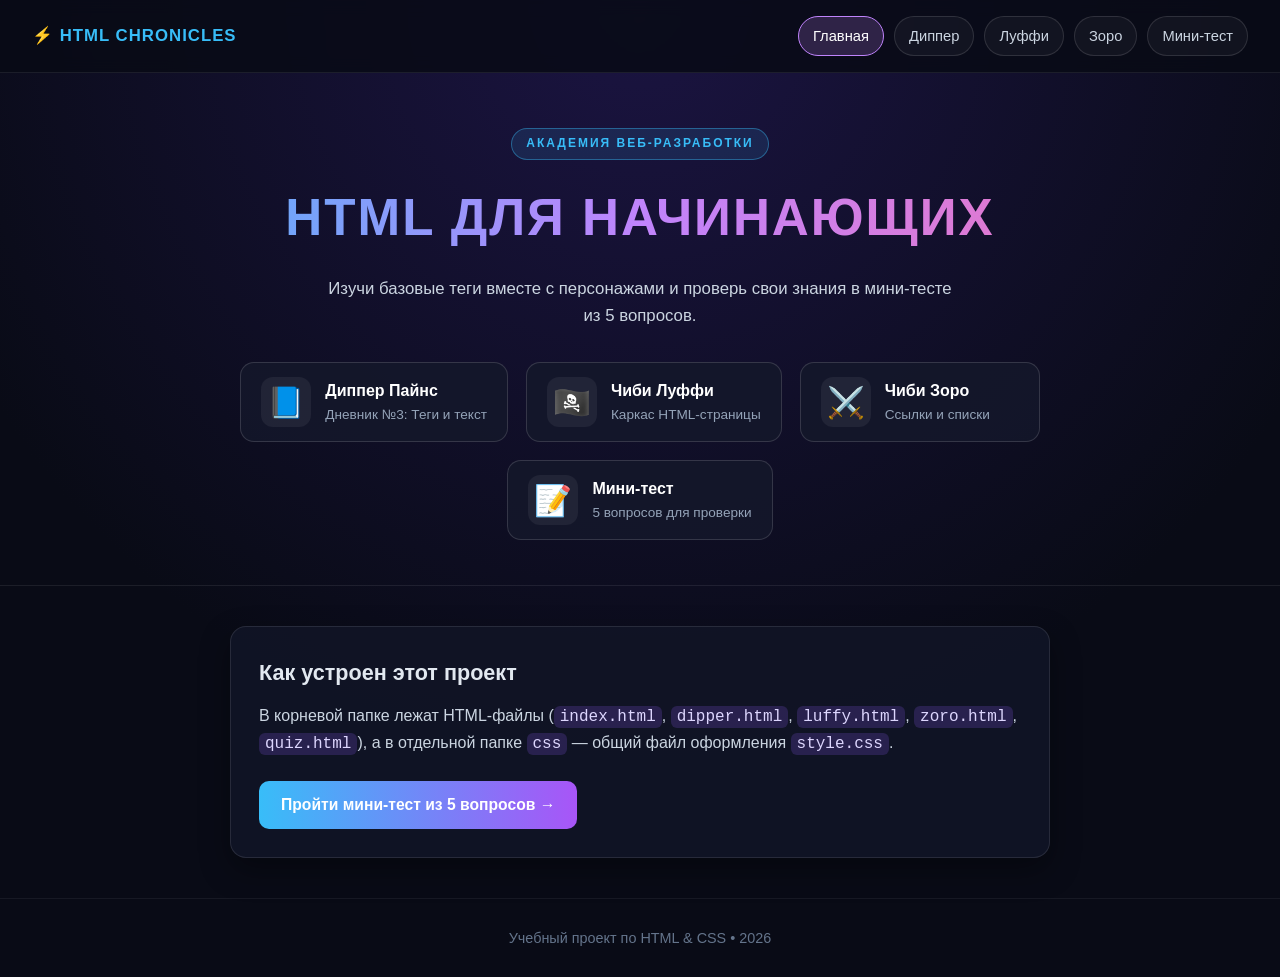
<file: index.html>
<!DOCTYPE html>
<html lang="ru">
<head>
    <meta charset="UTF-8">
    <meta name="viewport" content="width=device-width, initial-scale=1.0">
    <title>Хроники HTML: Путь Новичка</title>
    <link rel="stylesheet" href="css/style.css">
</head>
<body>

    <div class="topbar">
        <a href="index.html" class="brand">⚡ HTML CHRONICLES</a>
        <nav class="top-nav" aria-label="Главное меню">
            <a href="index.html" class="active">Главная</a>
            <a href="dipper.html">Диппер</a>
            <a href="luffy.html">Луффи</a>
            <a href="zoro.html">Зоро</a>
            <a href="quiz.html">Мини-тест</a>
        </nav>
    </div>

    <header class="hero">
        <p class="badge">АКАДЕМИЯ ВЕБ-РАЗРАБОТКИ</p>
        <h1>HTML ДЛЯ НАЧИНАЮЩИХ</h1>
        <p class="subtitle">
            Изучи базовые теги вместе с персонажами и проверь свои знания в мини-тесте из 5 вопросов.
        </p>

        <nav class="guides" aria-label="Проводники по обучению">
            <a href="dipper.html" class="guide-link dipper">
                <span class="avatar">📘</span>
                <span class="guide-info">
                    <strong>Диппер Пайнс</strong>
                    <small>Дневник №3: Теги и текст</small>
                </span>
            </a>

            <a href="luffy.html" class="guide-link luffy">
                <span class="avatar">🏴‍☠️</span>
                <span class="guide-info">
                    <strong>Чиби Луффи</strong>
                    <small>Каркас HTML-страницы</small>
                </span>
            </a>

            <a href="zoro.html" class="guide-link zoro">
                <span class="avatar">⚔️</span>
                <span class="guide-info">
                    <strong>Чиби Зоро</strong>
                    <small>Ссылки и списки</small>
                </span>
            </a>

            <a href="quiz.html" class="guide-link quiz-card">
                <span class="avatar">📝</span>
                <span class="guide-info">
                    <strong>Мини-тест</strong>
                    <small>5 вопросов для проверки</small>
                </span>
            </a>
        </nav>
    </header>

    <main class="container">
        <section class="card">
            <h2>Как устроен этот проект</h2>
            <p>
                В корневой папке лежат HTML-файлы (<code>index.html</code>, <code>dipper.html</code>,
                <code>luffy.html</code>, <code>zoro.html</code>, <code>quiz.html</code>), а в отдельной папке
                <code>css</code> — общий файл оформления <code>style.css</code>.
            </p>
            <a href="quiz.html" class="btn">Пройти мини-тест из 5 вопросов →</a>
        </section>
    </main>

    <footer class="footer">
        <p>Учебный проект по HTML &amp; CSS • 2026</p>
    </footer>

</body>
</html>
</file>
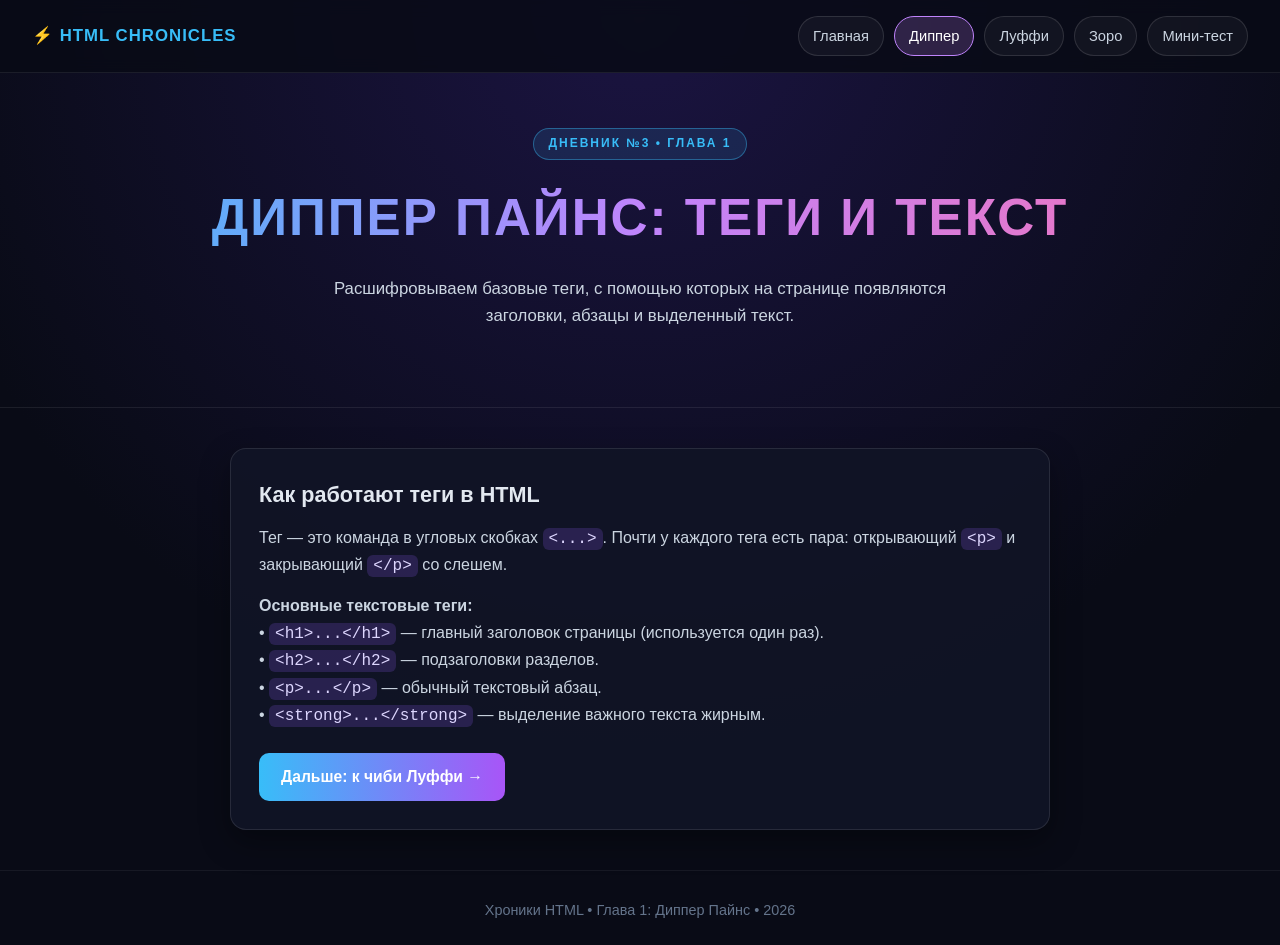
<file: dipper.html>
<!DOCTYPE html>
<html lang="ru">
<head>
    <meta charset="UTF-8">
    <meta name="viewport" content="width=device-width, initial-scale=1.0">
    <title>Диппер Пайнс — Базовые теги HTML</title>
    <link rel="stylesheet" href="css/style.css">
</head>
<body>

    <div class="topbar">
        <a href="index.html" class="brand">⚡ HTML CHRONICLES</a>
        <nav class="top-nav" aria-label="Главное меню">
            <a href="index.html">Главная</a>
            <a href="dipper.html" class="active">Диппер</a>
            <a href="luffy.html">Луффи</a>
            <a href="zoro.html">Зоро</a>
            <a href="quiz.html">Мини-тест</a>
        </nav>
    </div>

    <header class="hero">
        <p class="badge">ДНЕВНИК №3 • ГЛАВА 1</p>
        <h1>ДИППЕР ПАЙНС: ТЕГИ И ТЕКСТ</h1>
        <p class="subtitle">
            Расшифровываем базовые теги, с помощью которых на странице появляются заголовки, абзацы и выделенный текст.
        </p>
    </header>

    <main class="container">
        <section class="card">
            <h2>Как работают теги в HTML</h2>
            <p>
                Тег — это команда в угловых скобках <code>&lt;...&gt;</code>. Почти у каждого тега есть пара:
                открывающий <code>&lt;p&gt;</code> и закрывающий <code>&lt;/p&gt;</code> со слешем.
            </p>
            <p>
                <strong>Основные текстовые теги:</strong><br>
                • <code>&lt;h1&gt;...&lt;/h1&gt;</code> — главный заголовок страницы (используется один раз).<br>
                • <code>&lt;h2&gt;...&lt;/h2&gt;</code> — подзаголовки разделов.<br>
                • <code>&lt;p&gt;...&lt;/p&gt;</code> — обычный текстовый абзац.<br>
                • <code>&lt;strong&gt;...&lt;/strong&gt;</code> — выделение важного текста жирным.
            </p>
            <a href="luffy.html" class="btn">Дальше: к чиби Луффи →</a>
        </section>
    </main>

    <footer class="footer">
        <p>Хроники HTML • Глава 1: Диппер Пайнс • 2026</p>
    </footer>

</body>
</html>
</file>
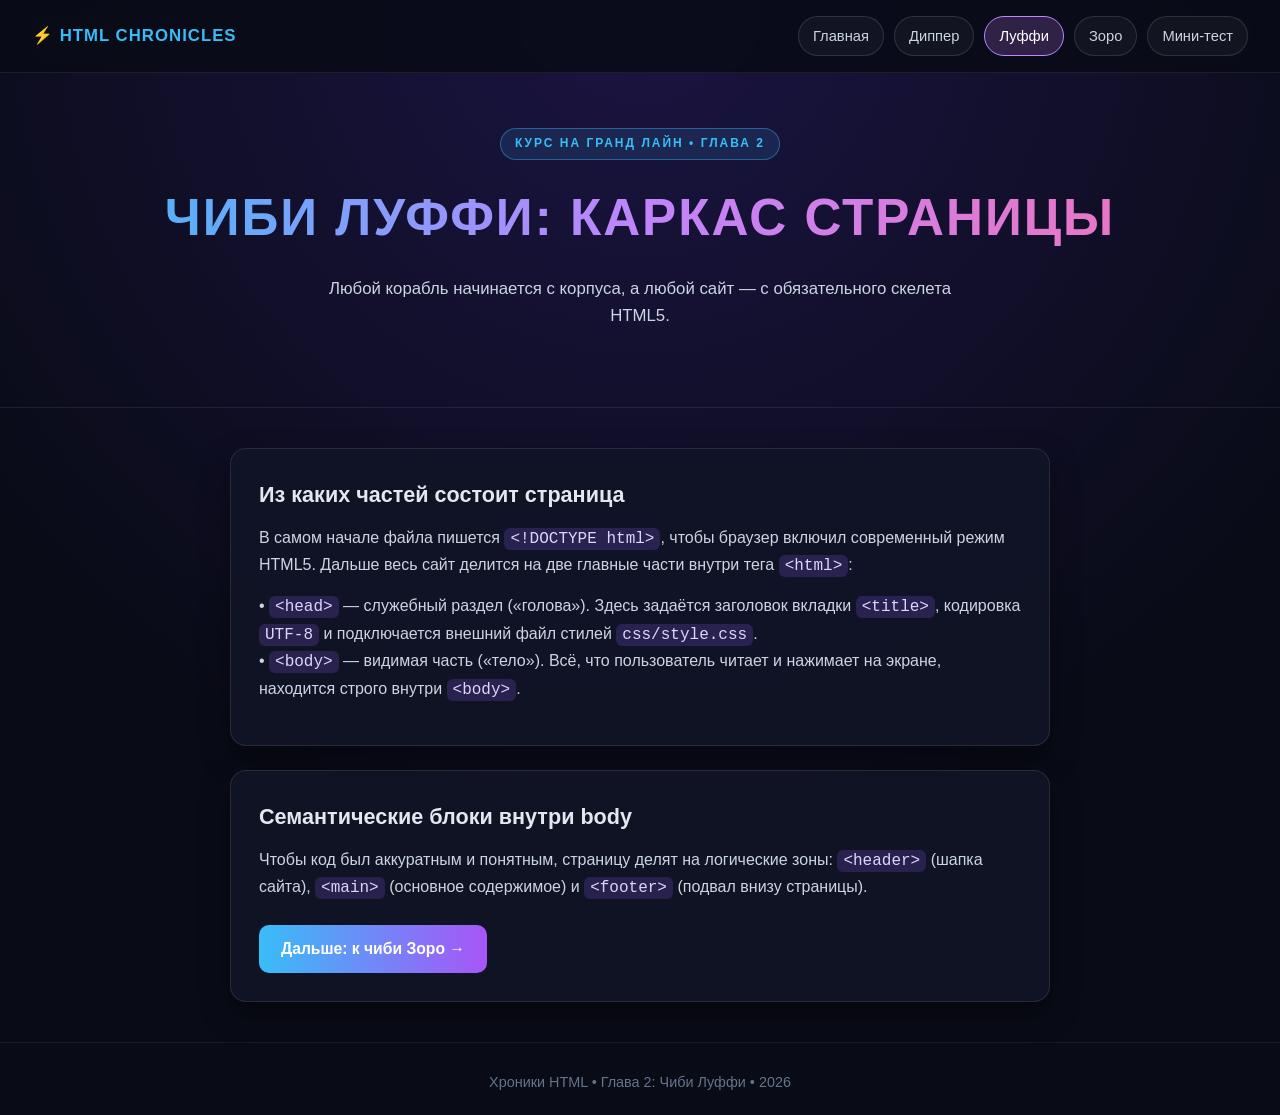
<file: luffy.html>
<!DOCTYPE html>
<html lang="ru">
<head>
    <meta charset="UTF-8">
    <meta name="viewport" content="width=device-width, initial-scale=1.0">
    <title>Чиби Луффи — Каркас HTML-документа</title>
    <link rel="stylesheet" href="css/style.css">
</head>
<body>

    <div class="topbar">
        <a href="index.html" class="brand">⚡ HTML CHRONICLES</a>
        <nav class="top-nav" aria-label="Главное меню">
            <a href="index.html">Главная</a>
            <a href="dipper.html">Диппер</a>
            <a href="luffy.html" class="active">Луффи</a>
            <a href="zoro.html">Зоро</a>
            <a href="quiz.html">Мини-тест</a>
        </nav>
    </div>

    <header class="hero">
        <p class="badge">КУРС НА ГРАНД ЛАЙН • ГЛАВА 2</p>
        <h1>ЧИБИ ЛУФФИ: КАРКАС СТРАНИЦЫ</h1>
        <p class="subtitle">
            Любой корабль начинается с корпуса, а любой сайт — с обязательного скелета HTML5.
        </p>
    </header>

    <main class="container">
        <section class="card">
            <h2>Из каких частей состоит страница</h2>
            <p>
                В самом начале файла пишется <code>&lt;!DOCTYPE html&gt;</code>, чтобы браузер включил современный режим HTML5.
                Дальше весь сайт делится на две главные части внутри тега <code>&lt;html&gt;</code>:
            </p>
            <p>
                • <code>&lt;head&gt;</code> — служебный раздел («голова»). Здесь задаётся заголовок вкладки <code>&lt;title&gt;</code>,
                кодировка <code>UTF-8</code> и подключается внешний файл стилей <code>css/style.css</code>.<br>
                • <code>&lt;body&gt;</code> — видимая часть («тело»). Всё, что пользователь читает и нажимает на экране,
                находится строго внутри <code>&lt;body&gt;</code>.
            </p>
        </section>

        <section class="card">
            <h2>Семантические блоки внутри body</h2>
            <p>
                Чтобы код был аккуратным и понятным, страницу делят на логические зоны:
                <code>&lt;header&gt;</code> (шапка сайта), <code>&lt;main&gt;</code> (основное содержимое) и
                <code>&lt;footer&gt;</code> (подвал внизу страницы).
            </p>
            <a href="zoro.html" class="btn">Дальше: к чиби Зоро →</a>
        </section>
    </main>

    <footer class="footer">
        <p>Хроники HTML • Глава 2: Чиби Луффи • 2026</p>
    </footer>

</body>
</html>
</file>
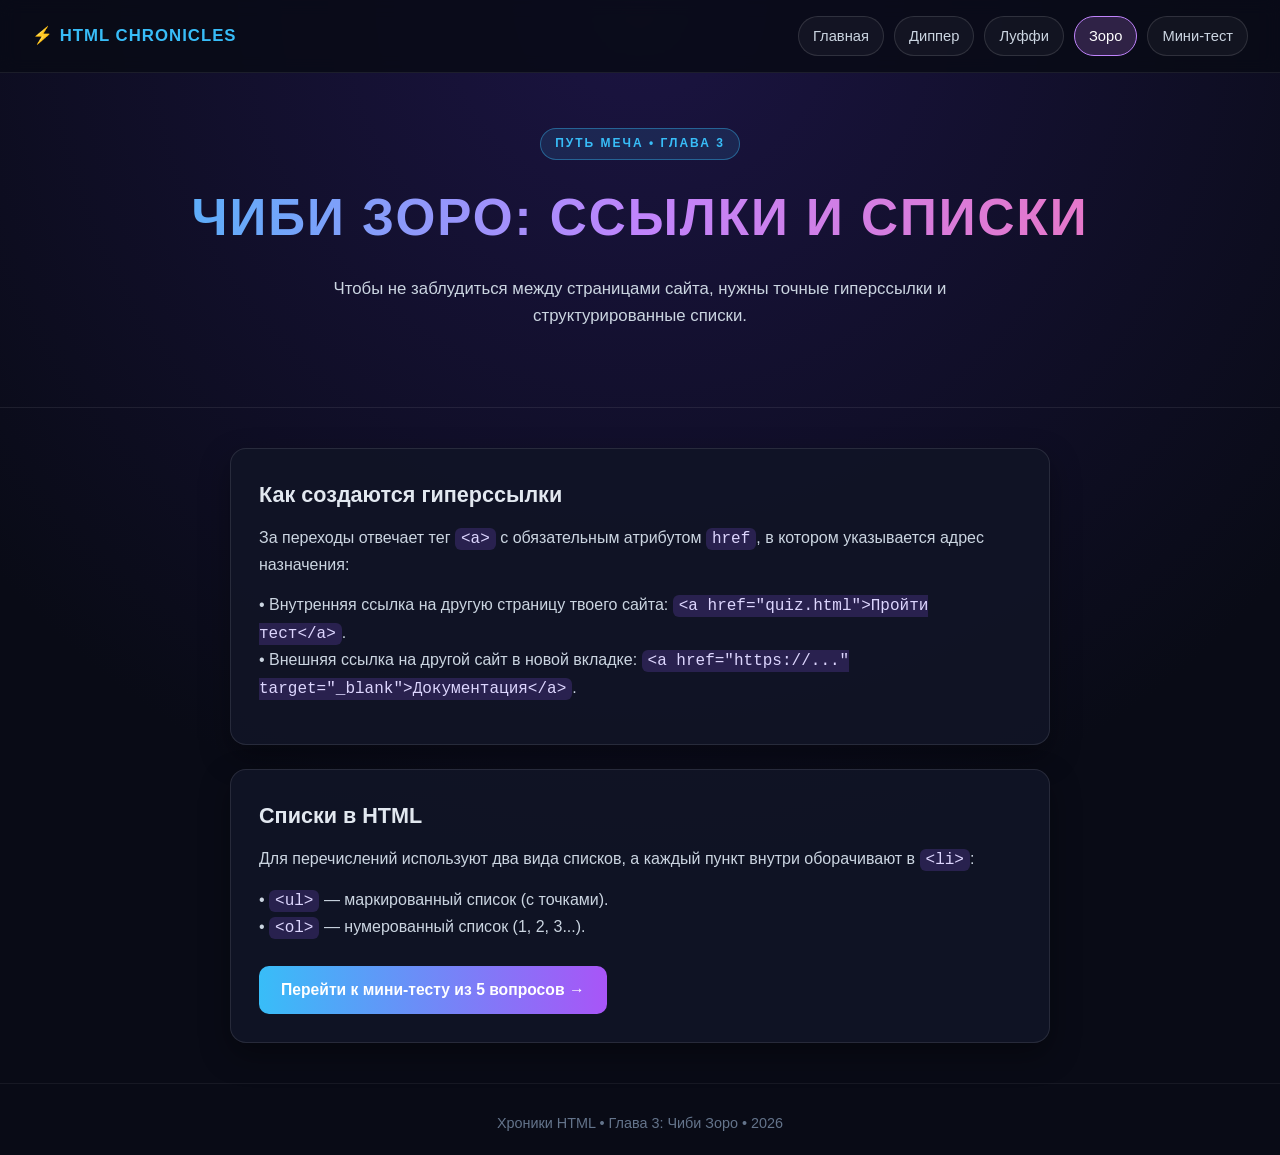
<file: zoro.html>
<!DOCTYPE html>
<html lang="ru">
<head>
    <meta charset="UTF-8">
    <meta name="viewport" content="width=device-width, initial-scale=1.0">
    <title>Чиби Зоро — Гиперссылки и списки</title>
    <link rel="stylesheet" href="css/style.css">
</head>
<body>

    <div class="topbar">
        <a href="index.html" class="brand">⚡ HTML CHRONICLES</a>
        <nav class="top-nav" aria-label="Главное меню">
            <a href="index.html">Главная</a>
            <a href="dipper.html">Диппер</a>
            <a href="luffy.html">Луффи</a>
            <a href="zoro.html" class="active">Зоро</a>
            <a href="quiz.html">Мини-тест</a>
        </nav>
    </div>

    <header class="hero">
        <p class="badge">ПУТЬ МЕЧА • ГЛАВА 3</p>
        <h1>ЧИБИ ЗОРО: ССЫЛКИ И СПИСКИ</h1>
        <p class="subtitle">
            Чтобы не заблудиться между страницами сайта, нужны точные гиперссылки и структурированные списки.
        </p>
    </header>

    <main class="container">
        <section class="card">
            <h2>Как создаются гиперссылки</h2>
            <p>
                За переходы отвечает тег <code>&lt;a&gt;</code> с обязательным атрибутом <code>href</code>, в котором
                указывается адрес назначения:
            </p>
            <p>
                • Внутренняя ссылка на другую страницу твоего сайта: <code>&lt;a href="quiz.html"&gt;Пройти тест&lt;/a&gt;</code>.<br>
                • Внешняя ссылка на другой сайт в новой вкладке: <code>&lt;a href="https://..." target="_blank"&gt;Документация&lt;/a&gt;</code>.
            </p>
        </section>

        <section class="card">
            <h2>Списки в HTML</h2>
            <p>
                Для перечислений используют два вида списков, а каждый пункт внутри оборачивают в <code>&lt;li&gt;</code>:
            </p>
            <p>
                • <code>&lt;ul&gt;</code> — маркированный список (с точками).<br>
                • <code>&lt;ol&gt;</code> — нумерованный список (1, 2, 3...).
            </p>
            <a href="quiz.html" class="btn">Перейти к мини-тесту из 5 вопросов →</a>
        </section>
    </main>

    <footer class="footer">
        <p>Хроники HTML • Глава 3: Чиби Зоро • 2026</p>
    </footer>

</body>
</html>
</file>
<file: css/style.css>
* {
    margin: 0;
    padding: 0;
    box-sizing: border-box;
}

body {
    font-family: 'Segoe UI', Tahoma, Geneva, Verdana, sans-serif;
    background: radial-gradient(circle at top, #1b1442 0%, #090b16 65%);
    color: #f3f4f6;
    line-height: 1.65;
    min-height: 100vh;
}

/* Верхняя панель с навигацией справа */
.topbar {
    display: flex;
    justify-content: space-between;
    align-items: center;
    flex-wrap: wrap;
    gap: 14px;
    padding: 16px 32px;
    background: rgba(9, 11, 22, 0.85);
    backdrop-filter: blur(8px);
    border-bottom: 1px solid rgba(255, 255, 255, 0.08);
    position: sticky;
    top: 0;
    z-index: 100;
}

.brand {
    font-weight: 800;
    letter-spacing: 1px;
    color: #38bdf8;
    text-decoration: none;
    font-size: 1.05rem;
}

.top-nav {
    display: flex;
    flex-wrap: wrap;
    justify-content: flex-end;
    gap: 10px;
    margin-left: auto;
}

.top-nav a {
    color: #cbd5e1;
    text-decoration: none;
    font-size: 0.92rem;
    padding: 7px 14px;
    border-radius: 999px;
    border: 1px solid rgba(255, 255, 255, 0.12);
    background: rgba(255, 255, 255, 0.04);
    transition: 0.2s ease;
}

.top-nav a:hover,
.top-nav a.active {
    color: #ffffff;
    border-color: #c084fc;
    background: rgba(192, 132, 252, 0.2);
}

.hero {
    text-align: center;
    padding: 55px 20px 45px;
    border-bottom: 1px solid rgba(255, 255, 255, 0.08);
}

.badge {
    display: inline-block;
    padding: 5px 14px;
    font-size: 12px;
    letter-spacing: 2px;
    font-weight: 700;
    color: #38bdf8;
    background: rgba(56, 189, 248, 0.12);
    border: 1px solid rgba(56, 189, 248, 0.4);
    border-radius: 999px;
    margin-bottom: 16px;
}

.hero h1 {
    font-size: clamp(1.9rem, 5vw, 3.2rem);
    letter-spacing: 2px;
    text-transform: uppercase;
    background: linear-gradient(90deg, #38bdf8, #c084fc, #f472b6);
    -webkit-background-clip: text;
    -webkit-text-fill-color: transparent;
    margin-bottom: 14px;
}

.subtitle {
    max-width: 640px;
    margin: 0 auto 32px;
    color: #cbd5e1;
    font-size: 1.05rem;
}

/* Блок гиперссылок с персонажами */
.guides {
    display: flex;
    flex-wrap: wrap;
    justify-content: center;
    gap: 18px;
    max-width: 980px;
    margin: 0 auto;
}

.guide-link {
    display: flex;
    align-items: center;
    gap: 14px;
    text-decoration: none;
    color: #ffffff;
    background: rgba(20, 24, 43, 0.85);
    border: 1px solid rgba(255, 255, 255, 0.14);
    border-radius: 14px;
    padding: 14px 20px;
    min-width: 240px;
    text-align: left;
    transition: transform 0.25s ease, box-shadow 0.25s ease, border-color 0.25s ease;
}

.guide-link:hover {
    transform: translateY(-5px);
}

.guide-link.dipper:hover {
    border-color: #38bdf8;
    box-shadow: 0 10px 25px rgba(56, 189, 248, 0.28);
}

.guide-link.luffy:hover {
    border-color: #fb7185;
    box-shadow: 0 10px 25px rgba(251, 113, 133, 0.28);
}

.guide-link.zoro:hover {
    border-color: #4ade80;
    box-shadow: 0 10px 25px rgba(74, 222, 128, 0.28);
}

.guide-link.quiz-card:hover {
    border-color: #facc15;
    box-shadow: 0 10px 25px rgba(250, 204, 21, 0.25);
}

.avatar {
    font-size: 1.9rem;
    width: 50px;
    height: 50px;
    display: grid;
    place-items: center;
    background: rgba(255, 255, 255, 0.06);
    border-radius: 12px;
}

.guide-info {
    display: flex;
    flex-direction: column;
}

.guide-info strong {
    font-size: 1rem;
}

.guide-info small {
    color: #94a3b8;
    font-size: 0.85rem;
}

/* Основной контент */
.container {
    max-width: 860px;
    margin: 40px auto;
    padding: 0 20px;
    display: flex;
    flex-direction: column;
    gap: 24px;
}

.card {
    background: rgba(17, 21, 38, 0.9);
    border: 1px solid rgba(255, 255, 255, 0.1);
    border-radius: 16px;
    padding: 28px;
    box-shadow: 0 12px 30px rgba(0, 0, 0, 0.35);
}

.card h2 {
    color: #e2e8f0;
    margin-bottom: 12px;
    font-size: 1.35rem;
}

.card p {
    color: #cbd5e1;
    margin-bottom: 14px;
}

code {
    background: rgba(139, 92, 246, 0.2);
    color: #ddd6fe;
    padding: 2px 6px;
    border-radius: 6px;
    font-family: Consolas, monospace;
}

.btn {
    display: inline-block;
    margin-top: 10px;
    padding: 11px 22px;
    background: linear-gradient(90deg, #38bdf8, #a855f7);
    color: #ffffff;
    font-weight: 600;
    border: none;
    text-decoration: none;
    border-radius: 10px;
    cursor: pointer;
    font-size: 0.98rem;
    transition: opacity 0.2s ease, transform 0.2s ease;
}

.btn:hover {
    opacity: 0.92;
    transform: translateY(-2px);
}

/* Стили мини-теста */
.quiz-question {
    margin-bottom: 24px;
    padding-bottom: 20px;
    border-bottom: 1px solid rgba(255, 255, 255, 0.08);
}

.quiz-question:last-of-type {
    border-bottom: none;
}

.quiz-option {
    display: flex;
    align-items: center;
    gap: 10px;
    margin: 8px 0;
    padding: 10px 14px;
    border-radius: 10px;
    background: rgba(255, 255, 255, 0.03);
    border: 1px solid rgba(255, 255, 255, 0.08);
    cursor: pointer;
}

.quiz-option:hover {
    border-color: rgba(56, 189, 248, 0.5);
}

.quiz-result {
    margin-top: 20px;
    padding: 18px;
    border-radius: 12px;
    background: rgba(56, 189, 248, 0.12);
    border: 1px solid rgba(56, 189, 248, 0.4);
    color: #f8fafc;
    font-weight: 600;
    display: none;
}

.footer {
    text-align: center;
    padding: 28px 20px;
    color: #64748b;
    font-size: 0.9rem;
    border-top: 1px solid rgba(255, 255, 255, 0.06);
}
</file>
